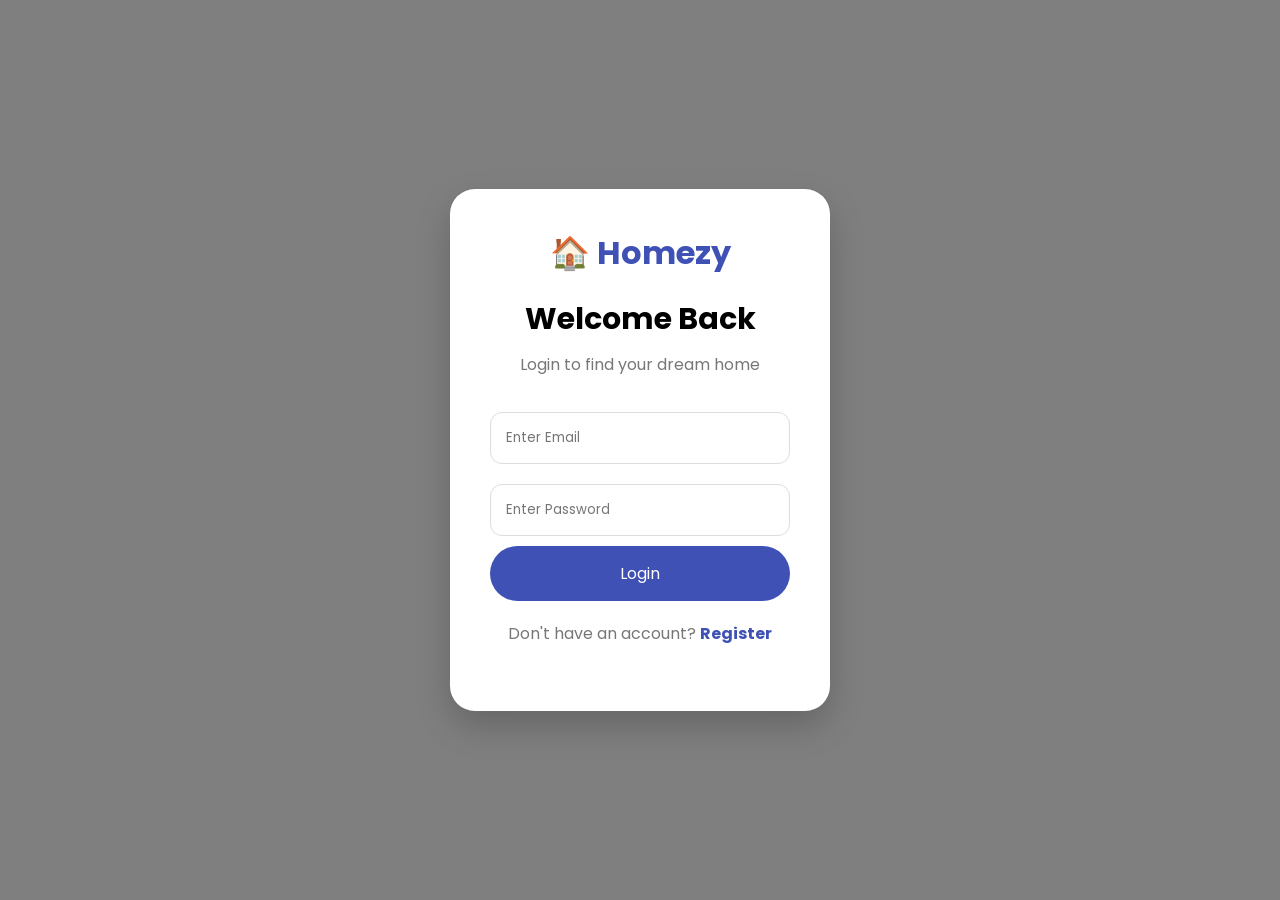
<file: index.html>
<!DOCTYPE html>
<html lang="en">

<head>

<meta charset="UTF-8">
<meta name="viewport" content="width=device-width, initial-scale=1.0">

<title>Login - HomeRent</title>

<link rel="stylesheet" href="index.css">

<link href="https://fonts.googleapis.com/css2?family=Poppins:wght@300;400;600;700&display=swap" rel="stylesheet">

</head>


<body>


<div class="login-container">


<div class="login-card">


<div class="logo">
🏠 Homezy
</div>



<h2>
Welcome Back
</h2>


<p>
Login to find your dream home
</p>




<input 
type="email"
id="email"
placeholder="Enter Email">



<input 
type="password"
id="password"
placeholder="Enter Password">





<button onclick="loginUser()">

Login

</button>




<p class="register">

Don't have an account?

<a href="register.html">
Register
</a>

</p>



</div>


</div>





<script src="index.js"></script>


</body>

</html>
</file>
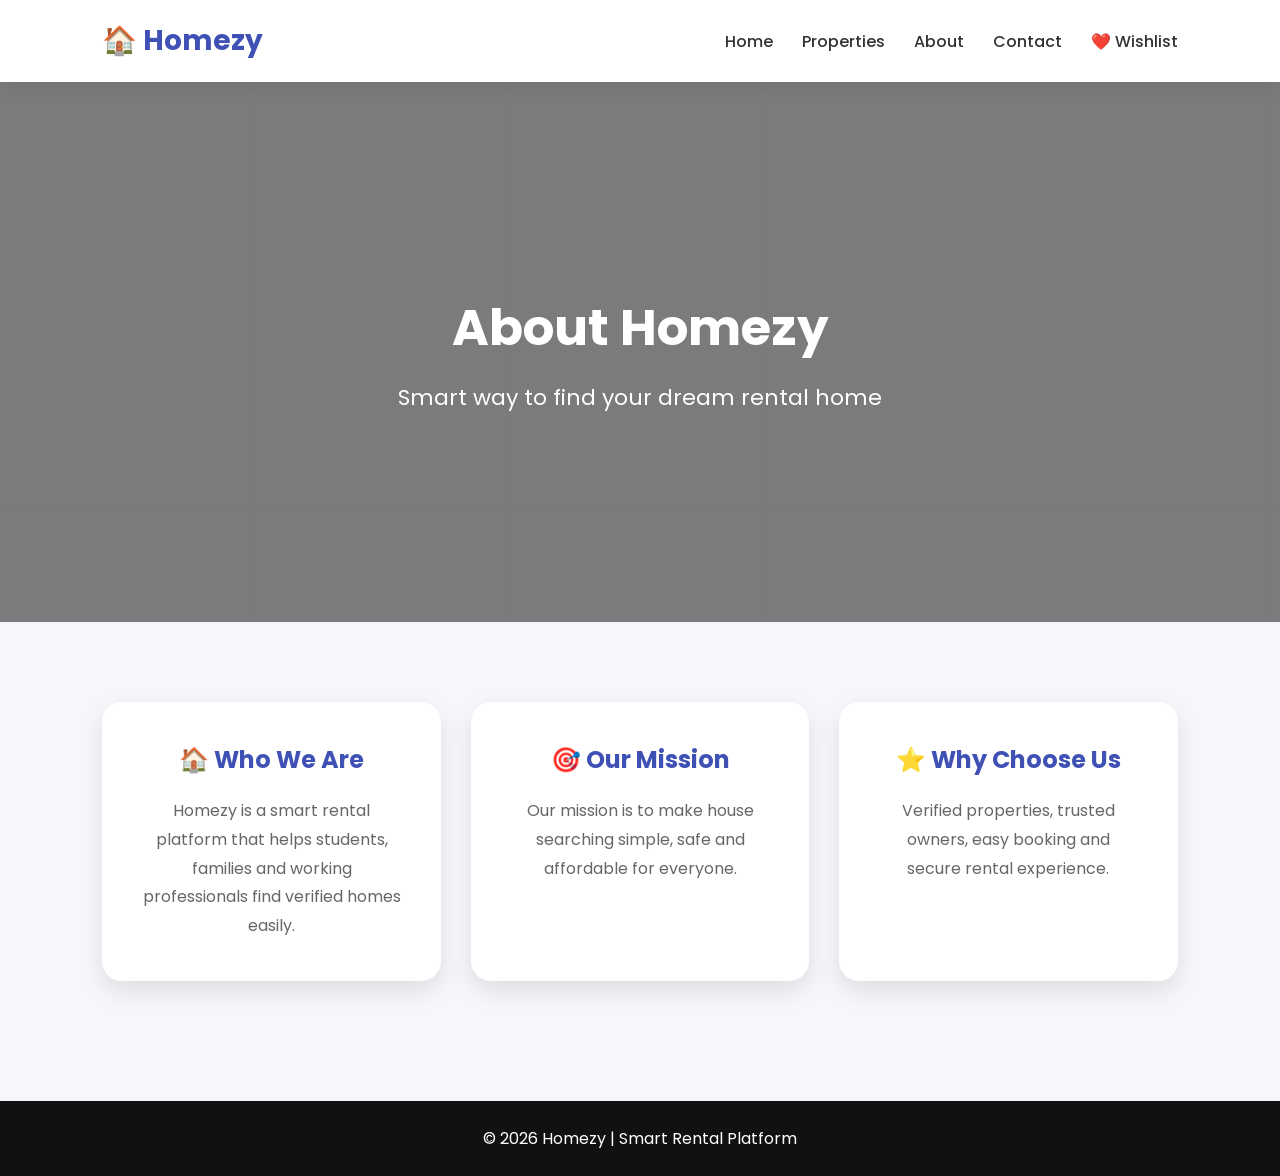
<file: about.html>
<!DOCTYPE html>
<html lang="en">

<head>

<meta charset="UTF-8">
<meta name="viewport" content="width=device-width, initial-scale=1.0">

<title>About - Homezy</title>

<link rel="stylesheet" href="about.css">

<link href="https://fonts.googleapis.com/css2?family=Poppins:wght@300;400;600;700&display=swap" rel="stylesheet">

</head>


<body>


<header>

<div class="logo">
🏠 Homezy
</div>


<nav>

<a href="frontpage.html">Home</a>

<a href="properties.html">Properties</a>

<a href="about.html">About</a>

<a href="contact.html">Contact</a>

<a href="wishlist.html">❤️ Wishlist</a>

</nav>


</header>





<section class="about-hero">

<h1>
About Homezy
</h1>

<p>
Smart way to find your dream rental home
</p>

</section>







<section class="about-section">


<div class="about-box">


<h2>
🏠 Who We Are
</h2>


<p>

Homezy is a smart rental platform that helps
students, families and working professionals
find verified homes easily.

</p>


</div>





<div class="about-box">


<h2>
🎯 Our Mission
</h2>


<p>

Our mission is to make house searching simple,
safe and affordable for everyone.

</p>


</div>





<div class="about-box">


<h2>
⭐ Why Choose Us
</h2>


<p>

Verified properties, trusted owners,
easy booking and secure rental experience.

</p>


</div>


</section>






<footer>

<p>
© 2026 Homezy | Smart Rental Platform
</p>

</footer>



</body>

</htm
</file>
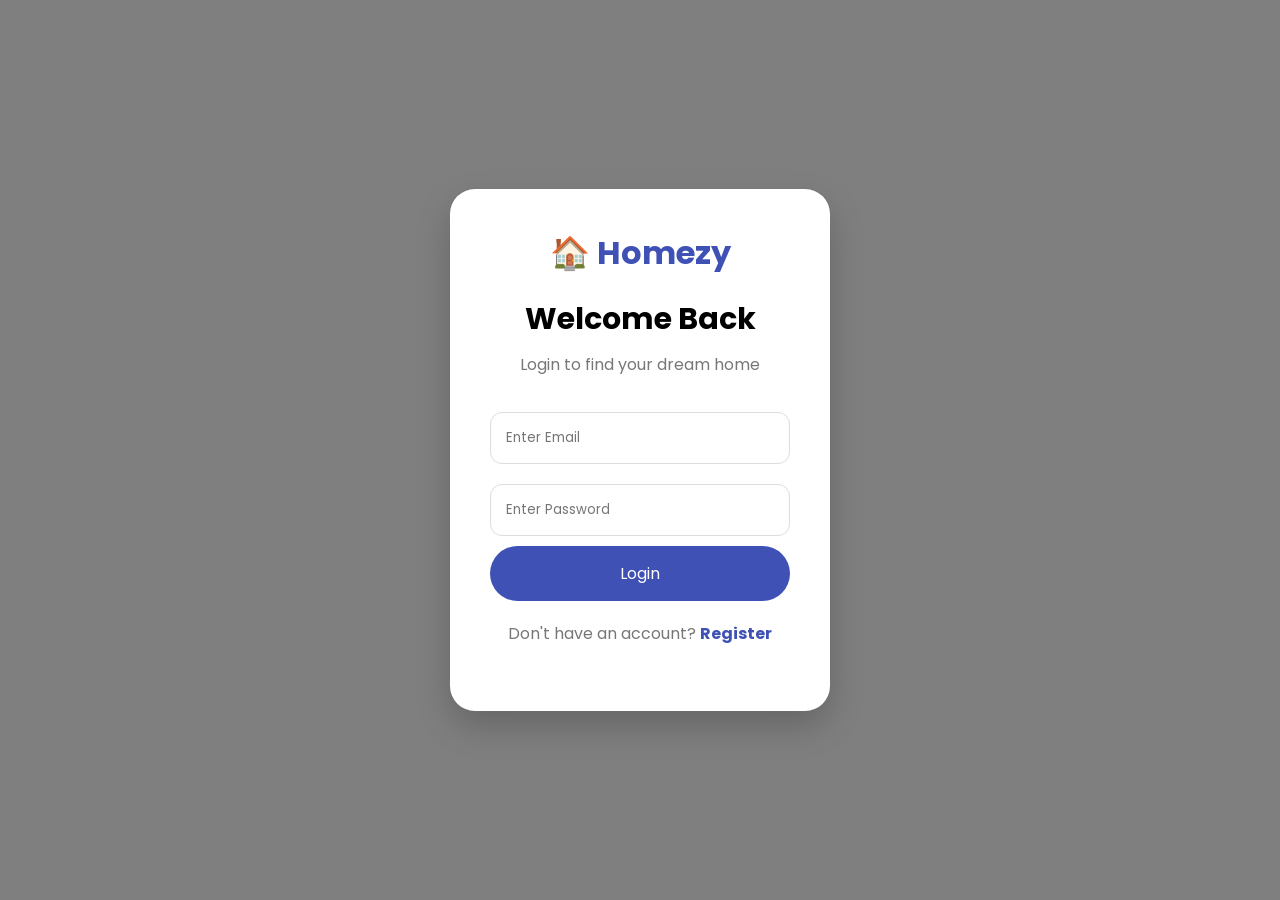
<file: admin.html>
<!DOCTYPE html>
<html lang="en">

<head>

<meta charset="UTF-8">
<meta name="viewport" content="width=device-width, initial-scale=1.0">

<title>Admin Dashboard - HomeRent</title>

<link rel="stylesheet" href="admin.css">

</head>

<script>

if(localStorage.getItem("isLogin") !== "true"){

window.location.href="index.html";

}

</script>


<body>
    


<header>


<div class="logo">
🏠 Homezy Admin
</div>


<a href="frontpage.html">
Home
</a>


</header>




<section class="admin-dashboard">



<div class="admin-card">

<h2>
👥 Users
</h2>

<h1 id="userCount">
0
</h1>

</div>




<div class="admin-card">

<h2>
🏠 Properties
</h2>

<h1 id="propertyCount">
0
</h1>

</div>




<div class="admin-card">

<h2>
📅 Bookings
</h2>

<h1 id="bookingCount">
0
</h1>

</div>




</section>





<section class="booking-section">


<h2>
All Bookings
</h2>

<button onclick="deleteAllBookings()" class="delete-all-btn">
    🗑️ Delete All Bookings
</button>


<div id="allBookings">

</div>


</section>




<script src="admin.js"></script>

</body>

</html>
</file>
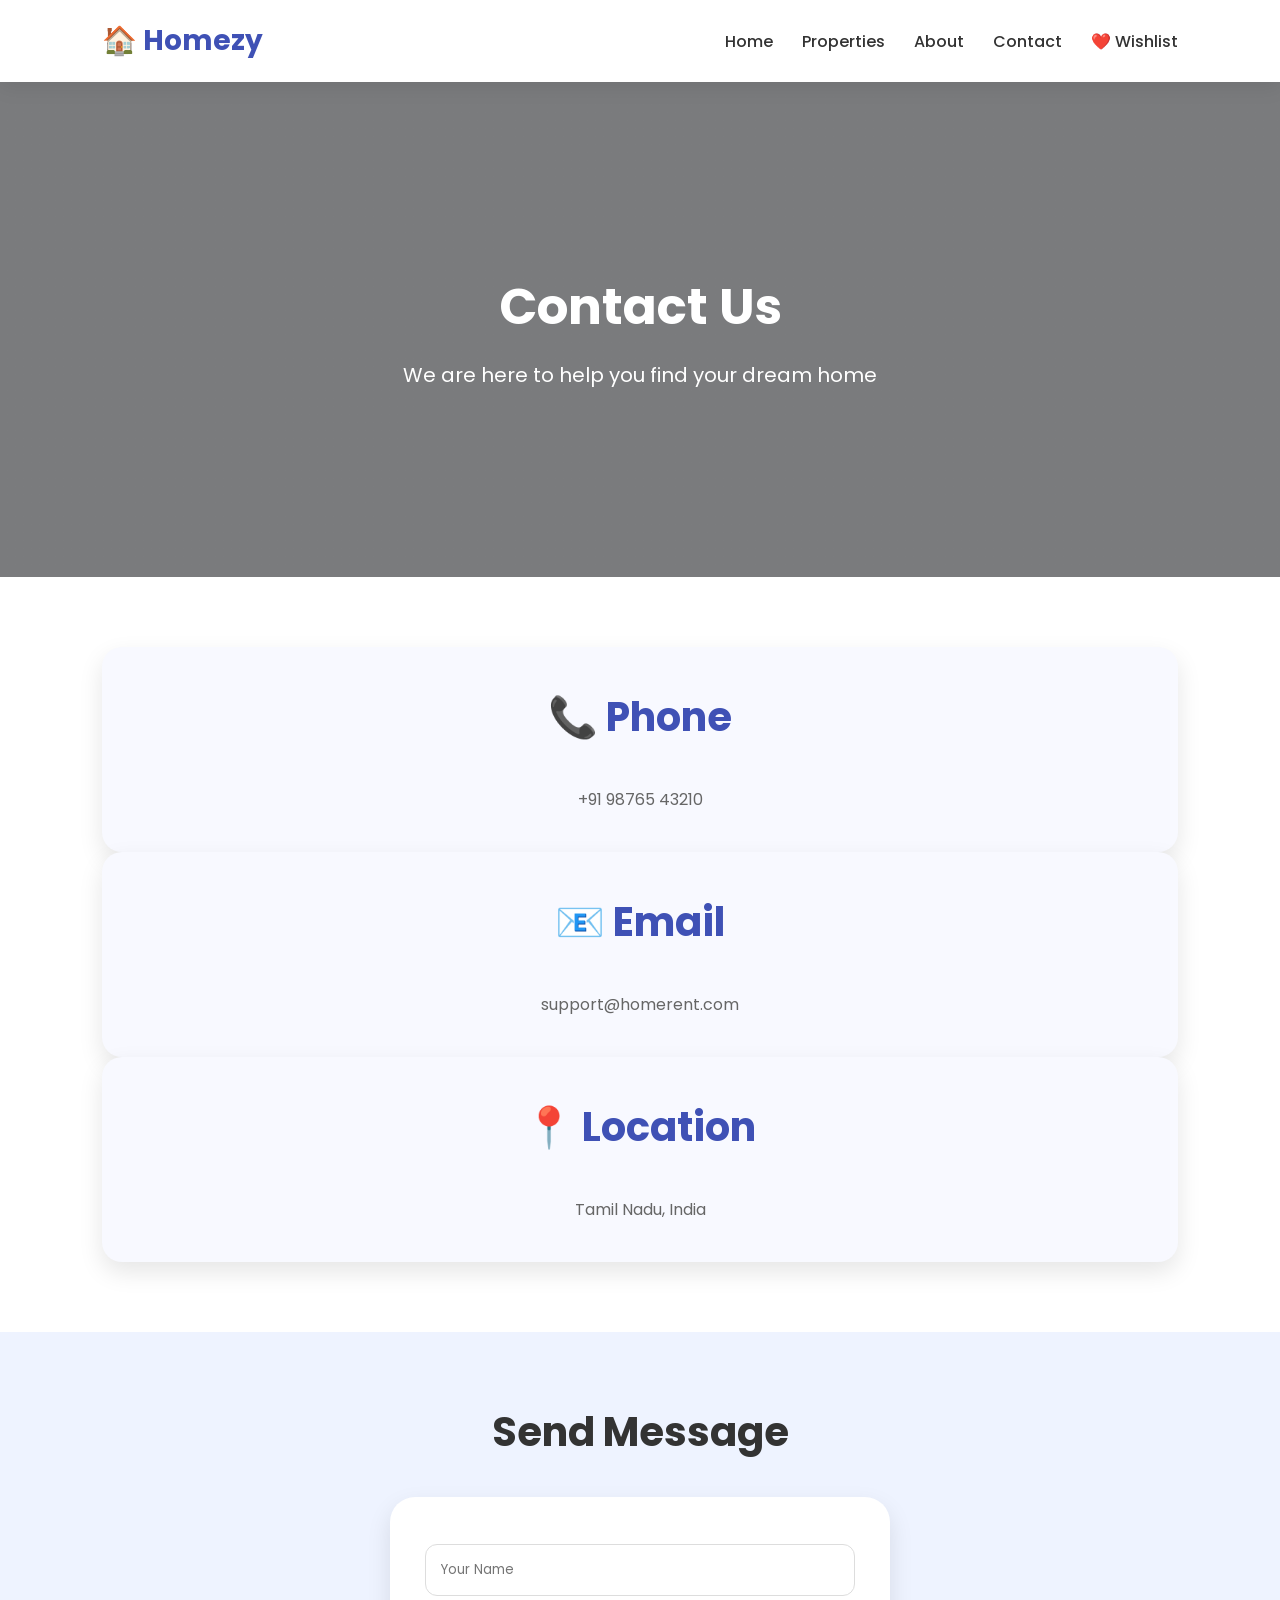
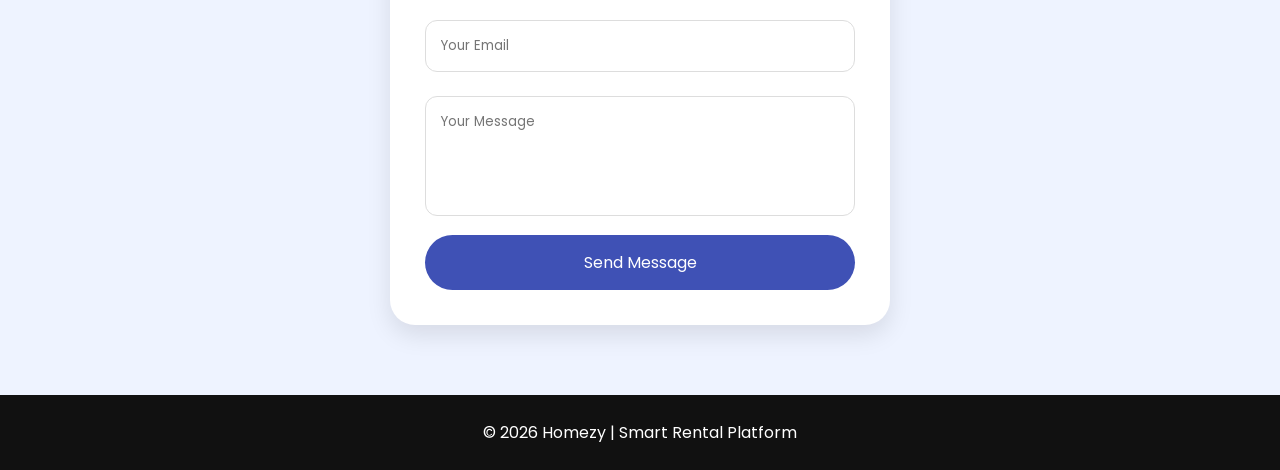
<file: contact.html>
<!DOCTYPE html>
<html lang="en">

<head>

<meta charset="UTF-8">
<meta name="viewport" content="width=device-width, initial-scale=1.0">

<title>Contact - HomeRent</title>

<link rel="stylesheet" href="contact.css">

<link href="https://fonts.googleapis.com/css2?family=Poppins:wght@300;400;600;700&display=swap" rel="stylesheet">

</head>


<body>


<header>

<div class="logo">
🏠 Homezy
</div>


<nav>

<a href="frontpage.html">Home</a>

<a href="properties.html">Properties</a>

<a href="about.html">About</a>

<a href="contact.html">Contact</a>

<a href="wishlist.html">❤️ Wishlist</a>

</nav>


</header>





<section class="contact-hero">

<h1>
Contact Us
</h1>

<p>
We are here to help you find your dream home
</p>

</section>






<section class="contact-section">

<div class="contact-container"></div>

<div class="contact-card">

<h2>
📞 Phone
</h2>

<p>
+91 98765 43210
</p>

</div>





<div class="contact-card">

<h2>
📧 Email
</h2>

<p>
support@homerent.com
</p>

</div>






<div class="contact-card">

<h2>
📍 Location
</h2>

<p>
Tamil Nadu, India
</p>

</div>





</section>





<section class="message-section">

<h2>
Send Message
</h2>


<div class="form-box">


<input type="text" placeholder="Your Name">


<input type="email" placeholder="Your Email">


<textarea placeholder="Your Message"></textarea>


<button onclick="sendMessage()">
Send Message
</button>


</div>


</section>






<footer>

<p>
© 2026 Homezy | Smart Rental Platform
</p>

</footer>


<script src="contact.js"></script>



</body>

</html>
</file>
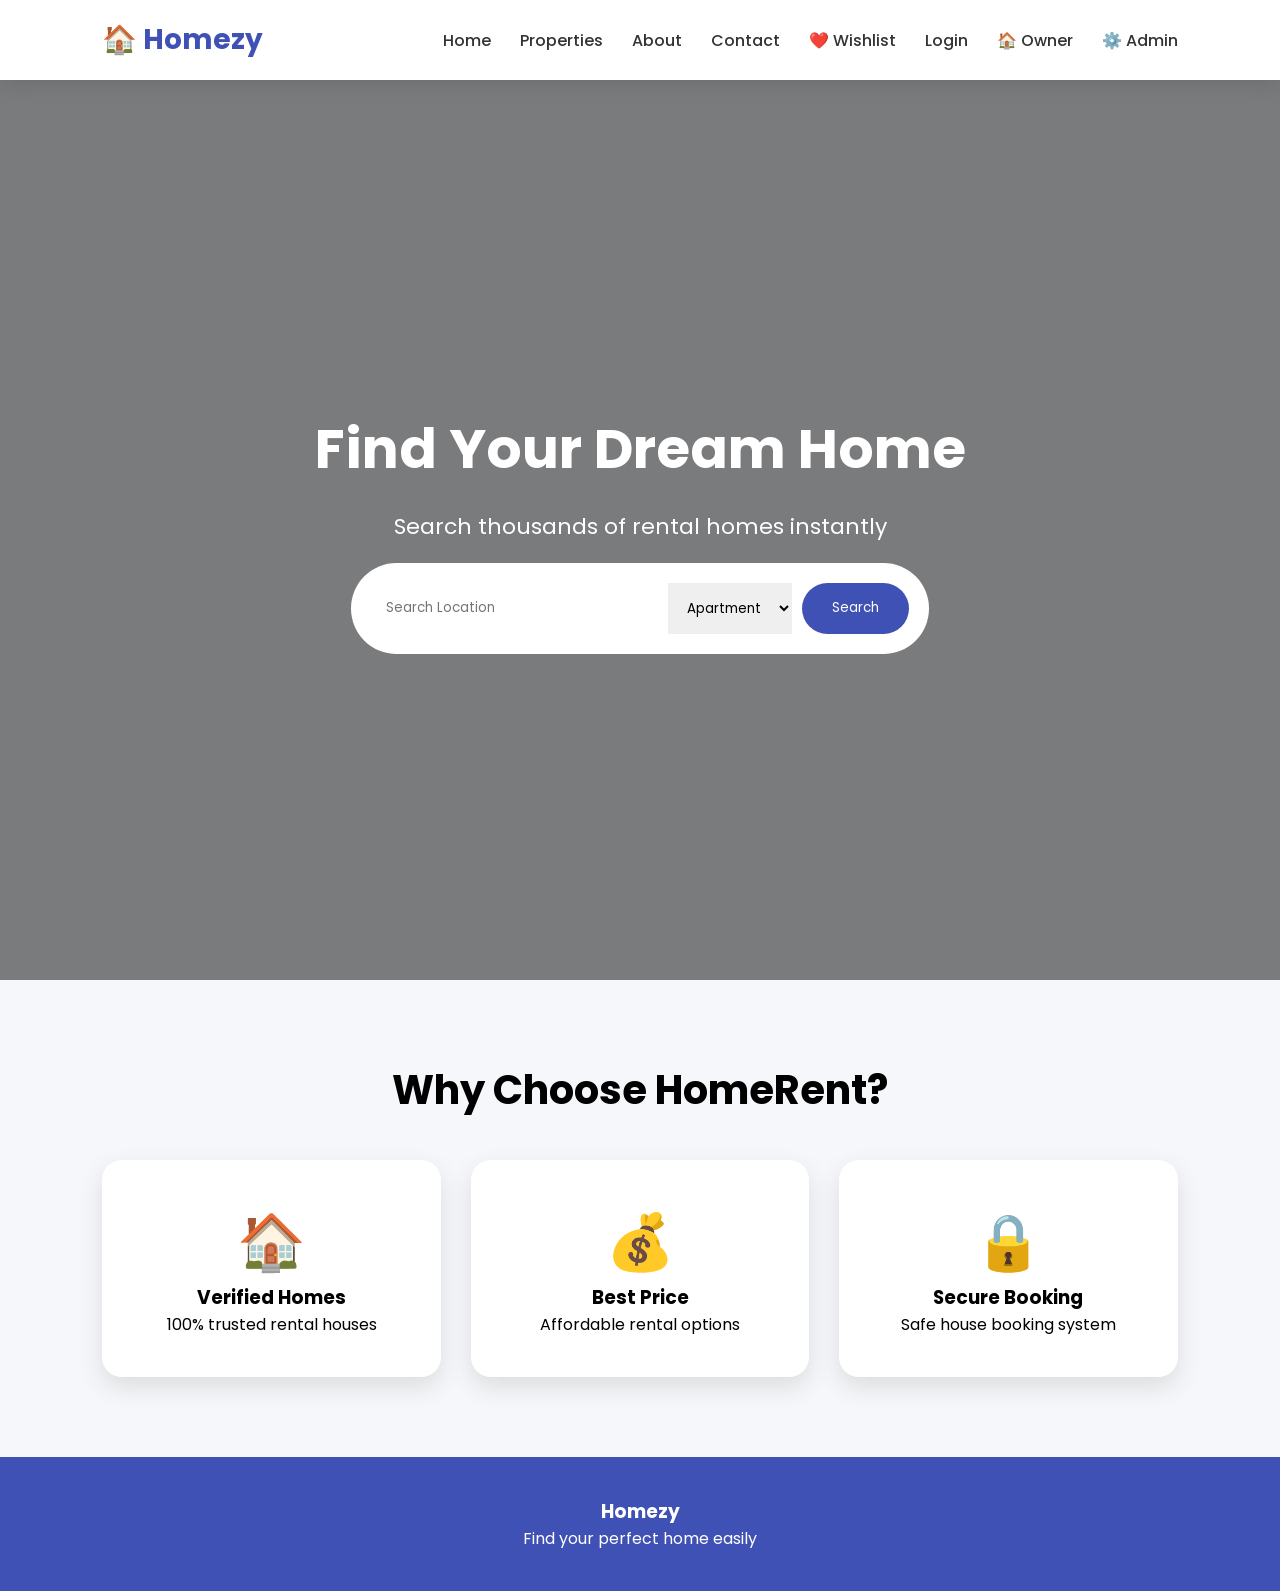
<file: frontpage.html>
<!DOCTYPE html>
<html>
<head>

<title>HomeRent - Find Your Home</title>

<link rel="stylesheet" href="frontpage.css">

<link href="https://fonts.googleapis.com/css2?family=Poppins:wght@300;400;600;700&display=swap" rel="stylesheet">

</head>
<body>



<header>

<div class="logo">
🏠 Homezy
</div>


<nav>

<a href="frontpage.html">
Home
</a>


<a href="properties.html">
Properties
</a>


<a href="about.html">
About
</a>


<a href="contact.html">
Contact
</a>


<a href="wishlist.html">
❤️ Wishlist
</a>


<a href="index.html" class="btn">
Login
</a>

<a href="owner.html">
🏠 Owner
</a>

<a href="admin.html">
⚙️ Admin
</a>


</nav>

</header>



<section class="hero">


<div class="overlay">


<h1>
Find Your Dream Home
</h1>


<p>
Search thousands of rental homes instantly
</p>



<div class="search-box">


<input 
id="location"
type="text"
placeholder="Search Location">



<select id="type">

<option value="Apartment">
Apartment
</option>


<option value="Villa">
Villa
</option>


<option value="House">
House
</option>


</select>



<button onclick="searchHome()">

Search

</button>


</div>


</div>


</section>





<section class="about-home">


<h2>
Why Choose HomeRent?
</h2>



<div class="cards">


<div class="card">

<h1>🏠</h1>

<h3>
Verified Homes
</h3>

<p>
100% trusted rental houses
</p>

</div>



<div class="card">

<h1>💰</h1>

<h3>
Best Price
</h3>

<p>
Affordable rental options
</p>

</div>




<div class="card">

<h1>🔒</h1>

<h3>
Secure Booking
</h3>

<p>
Safe house booking system
</p>

</div>



</div>


</section>





<footer>



<h3>
Homezy
</h3>

<p>
Find your perfect home easily
</p>

</footer>
<div class="login-box" id="loginBox">


<div class="login-content">


<span onclick="closeLogin()">×</span>


<h2>
User Login
</h2>


<input 
type="email"
id="loginEmail"
placeholder="Email">


<input 
type="password"
id="loginPassword"
placeholder="Password">



<button onclick="loginUser()">
Login
</button>



</div>


</div>




<script src="frontpage.js"></script>

</body>
</html>
</file>
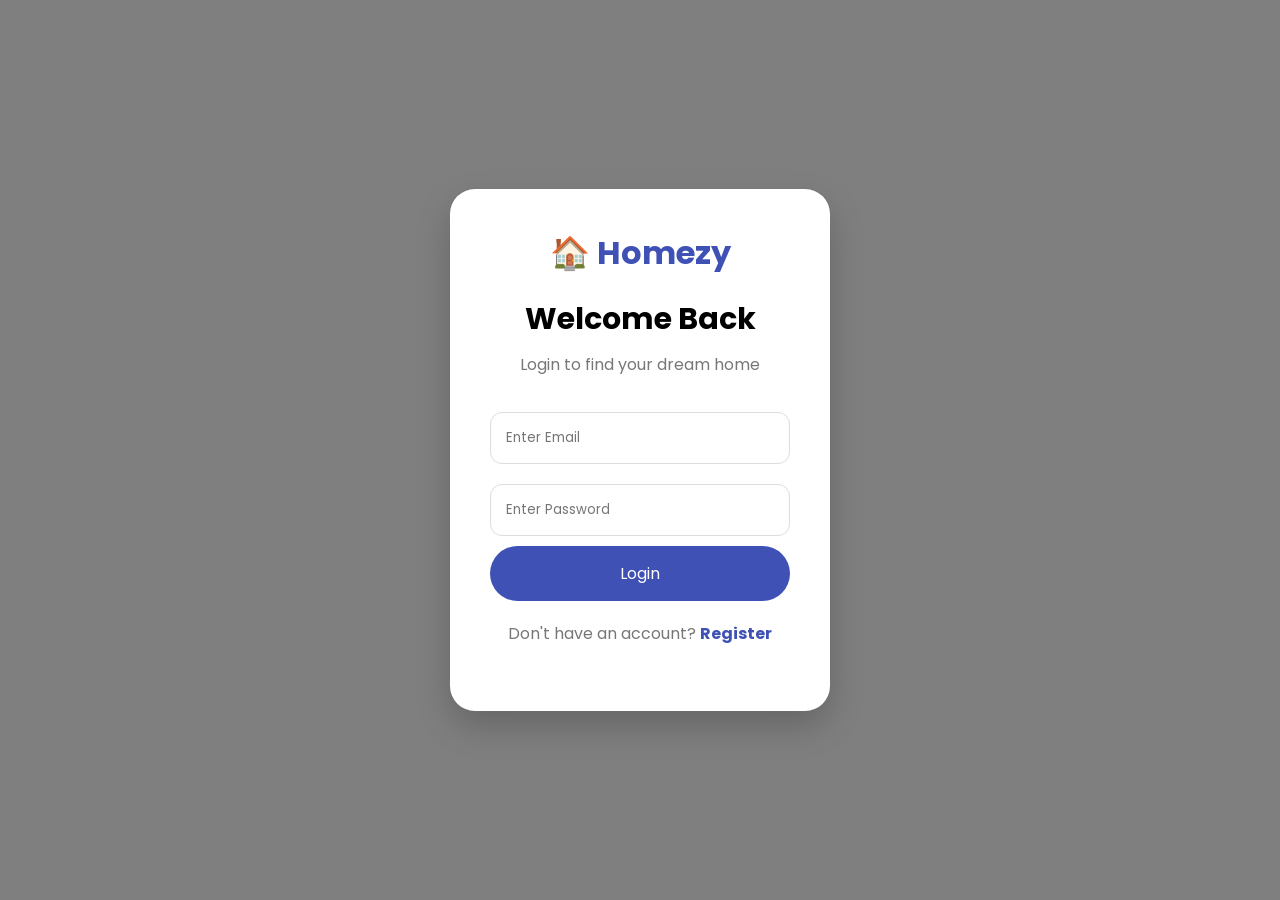
<file: owner.html>
<!DOCTYPE html>
<html lang="en">

<head>

<meta charset="UTF-8">
<meta name="viewport" content="width=device-width, initial-scale=1.0">

<title>Owner Dashboard - HomeRent</title>

<link rel="stylesheet" href="owner.css">

</head>
<script>

if(localStorage.getItem("isLogin") !== "true"){

window.location.href="index.html";

}

</script>


<body>


<header>


<div class="logo">
🏠 Homezy Owner
</div>


<a href="frontpage.html">
Home
</a>


</header>





<section class="owner-dashboard">


<div class="owner-card">


<h1>
🏠 Add Property
</h1>



<input 
type="text"
id="propertyName"
placeholder="Property Name">



<input 
type="text"
id="location"
placeholder="Location">


<input 
type="text"
id="ownerName"
placeholder="Owner Name">


<input 
type="text"
id="ownerPhone"
placeholder="Owner Phone Number">


<select id="type">


<option>
Apartment
</option>


<option>
Villa
</option>


<option>
House
</option>


</select>



<input 
type="number"
id="price"
placeholder="Rent Price">

<input 
type="text"
id="image"
placeholder="Property Image URL">





<button onclick="addProperty()">

Add Property

</button>



</div>





<div class="owner-card">


<h2>
My Added Properties
</h2>


<div id="ownerProperties">

</div>


</div>


</section>





<script src="owner.js"></script>


</body>

</html>
</file>
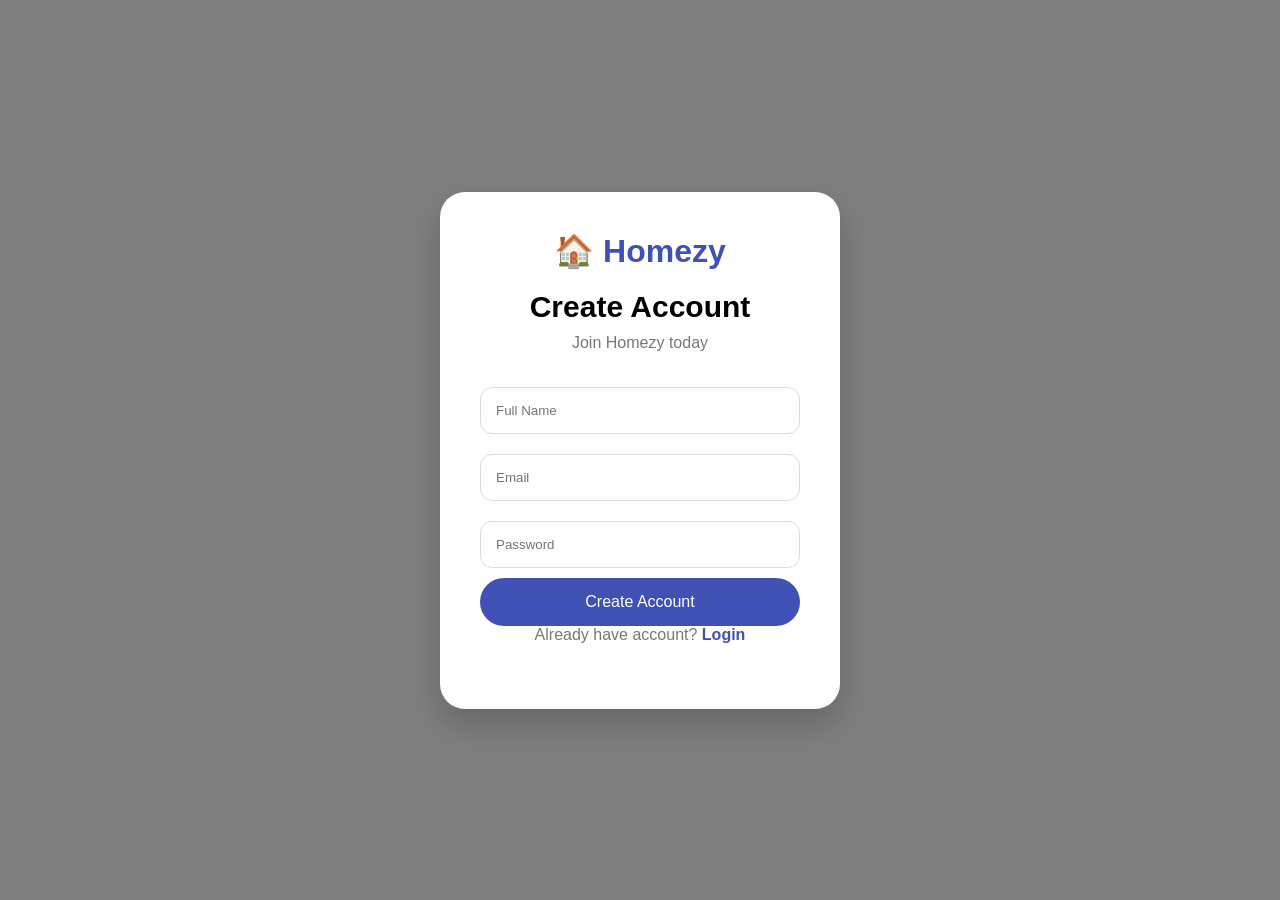
<file: register.html>
<!DOCTYPE html>
<html lang="en">

<head>

<meta charset="UTF-8">
<meta name="viewport" content="width=device-width, initial-scale=1.0">

<title>Register - HomeRent</title>

<link rel="stylesheet" href="register.css">

</head>


<body>


<div class="register-container">


<div class="register-card">


<div class="logo">
🏠 Homezy
</div>


<h2>
Create Account
</h2>


<p>
Join Homezy today
</p>



<input 
type="text"
id="name"
placeholder="Full Name">



<input 
type="email"
id="email"
placeholder="Email">



<input 
type="password"
id="password"
placeholder="Password">





<button onclick="registerUser()">

Create Account

</button>





<p>

Already have account?

<a href="index.html">Login</a>


</p>



</div>


</div>




<script src="register.js"></script>


</body>

</html>
</file>
<file: index.css>
*{

margin:0;
padding:0;
box-sizing:border-box;
font-family:'Poppins',sans-serif;

}



body{

height:100vh;

background:

linear-gradient(
rgba(0,0,0,.5),
rgba(0,0,0,.5)
),

url("https://images.unsplash.com/photo-1564013799919-ab600027ffc6");

background-size:cover;

background-position:center;

display:flex;

justify-content:center;

align-items:center;

}





.login-container{

width:100%;

display:flex;

justify-content:center;

align-items:center;

}





.login-card{


background:white;

width:380px;

padding:40px;

border-radius:25px;

text-align:center;


box-shadow:

0 15px 35px rgba(0,0,0,.2);


animation:show .5s ease;


}





.logo{

font-size:32px;

font-weight:700;

color:#3f51b5;

margin-bottom:20px;

}





.login-card h2{

font-size:30px;

margin-bottom:10px;

}





.login-card p{

color:#777;

margin-bottom:25px;

}





.login-card input{


width:100%;

padding:15px;

margin:10px 0;

border-radius:12px;

border:1px solid #ddd;

outline:none;


}





.login-card button{


width:100%;

padding:15px;


background:#3f51b5;

color:white;

border:none;

border-radius:30px;

font-size:16px;

cursor:pointer;


transition:.3s;


}




.login-card button:hover{


background:#303f9f;


}





.register{

margin-top:20px;

}



.register a{

color:#3f51b5;

text-decoration:none;

font-weight:bold;

}





@keyframes show{


from{

transform:scale(.5);

opacity:0;

}


to{

transform:scale(1);

opacity:1;

}


}




.loader{

position:fixed;

top:0;

left:0;

width:100%;

height:100%;

background:#3f51b5;

color:white;

display:flex;

justify-content:center;

align-items:center;

font-size:40px;

font-weight:700;

z-index:9999;

animation:hideLoader 2s forwards;

}



@keyframes hideLoader{

0%{

opacity:1;

}


90%{

opacity:1;

}


100%{

opacity:0;

visibility:hidden;

}

}
</file>
<file: about.css>
*{

margin:0;
padding:0;
box-sizing:border-box;
font-family:'Poppins',sans-serif;

}


body{

background:#f5f7fb;

}



header{

display:flex;
justify-content:space-between;
align-items:center;
padding:20px 8%;
background:white;
box-shadow:0 5px 20px rgba(0,0,0,0.08);

}



.logo{

font-size:28px;
font-weight:700;
color:#3f51b5;

}



nav a{

text-decoration:none;
margin-left:25px;
color:#333;
font-weight:500;

}



.about-hero{

height:60vh;
background:
linear-gradient(
rgba(0,0,0,.5),
rgba(0,0,0,.5)
),
url("https://images.unsplash.com/photo-1564013799919-ab600027ffc6");

background-size:cover;
background-position:center;

display:flex;
flex-direction:column;
justify-content:center;
align-items:center;

color:white;
text-align:center;

}



.about-hero h1{

font-size:50px;
margin-bottom:15px;

}



.about-hero p{

font-size:22px;

}





.about-section{

padding:80px 8%;

display:grid;

grid-template-columns:
repeat(auto-fit,minmax(280px,1fr));

gap:30px;

}





.about-box{

background:white;

padding:40px;

border-radius:20px;

text-align:center;

box-shadow:
0 10px 25px rgba(0,0,0,.1);

transition:.4s;

}





.about-box:hover{

transform:translateY(-10px);

}




.about-box h2{

color:#3f51b5;

margin-bottom:20px;

}



.about-box p{

color:#666;

line-height:1.8;

}





footer{

background:#3f51b5;

color:white;

text-align:center;

padding:20px;

}




footer{


background:#111;


color:white;


padding:25px;


text-align:center;


margin-top:40px;


}





@media(max-width:700px){


header{


flex-direction:column;

gap:20px;


}



nav a{

margin:10px;

}


}
</file>
<file: admin.css>
*{

margin:0;
padding:0;
box-sizing:border-box;
font-family:'Poppins',sans-serif;

}



body{

background:#f5f7fb;

color:#333;

}





header{


display:flex;

justify-content:space-between;

align-items:center;


padding:20px 8%;


background:white;


box-shadow:0 5px 20px rgba(0,0,0,.1);


}




.logo{


font-size:28px;


font-weight:700;


color:#3f51b5;


}




header a{


text-decoration:none;


color:#3f51b5;


font-weight:bold;


}





.admin-dashboard{


padding:60px 8%;


display:grid;


grid-template-columns:

repeat(auto-fit,minmax(250px,1fr));


gap:30px;


}







.admin-card{


background:white;


padding:40px;


border-radius:25px;


text-align:center;


box-shadow:

0 10px 25px rgba(0,0,0,.1);


transition:.3s;


}





.admin-card:hover{


transform:translateY(-10px);


}





.admin-card h2{


color:#3f51b5;


margin-bottom:20px;


}





.admin-card h1{


font-size:45px;


}







.booking-section{


padding:50px 8%;


}




.booking-section h2{


text-align:center;


font-size:35px;


color:#3f51b5;


margin-bottom:30px;


}







.booking-card{


background:white;


padding:25px;


margin:15px 0;


border-radius:20px;


box-shadow:

0 10px 20px rgba(0,0,0,.1);


}



.booking-card h3{


color:#3f51b5;


}




.booking-card p{


margin:8px 0;


}

.delete-all-btn{

    margin:20px 0;

    padding:13px 25px;

    border:none;

    border-radius:30px;

    background:#e53935;

    color:white;

    font-size:15px;

    font-weight:600;

    cursor:pointer;

    transition:0.3s;

    box-shadow:0 8px 20px rgba(229,57,53,0.25);

}


.delete-all-btn:hover{

    background:#c62828;

    transform:translateY(-3px);

    box-shadow:0 12px 25px rgba(229,57,53,0.35);

}


.delete-all-btn:active{

    transform:scale(0.96);

}
</file>
<file: contact.css>
*{

margin:0;
padding:0;
box-sizing:border-box;
font-family:'Poppins',sans-serif;

}


body{

background:#f5f7fb;
color:#333;

}




header{

display:flex;
justify-content:space-between;
align-items:center;

padding:20px 8%;

background:white;

box-shadow:0 5px 20px rgba(0,0,0,.08);

position:sticky;

top:0;

z-index:100;

}




.logo{

font-size:28px;

font-weight:700;

color:#3f51b5;

}




nav a{

text-decoration:none;

margin-left:25px;

color:#333;

font-weight:500;

}


nav a:hover{

color:#3f51b5;

}







.contact-hero{


height:55vh;


background:

linear-gradient(
rgba(0,0,0,.5),
rgba(0,0,0,.5)
),

url("https://images.unsplash.com/photo-1497366754035-f200968a6e72");


background-size:cover;

background-position:center;


display:flex;

flex-direction:column;

justify-content:center;

align-items:center;


color:white;

text-align:center;


}



.contact-hero h1{

font-size:50px;

margin-bottom:15px;

}



.contact-hero p{

font-size:20px;

}






.contact-section{


padding:70px 8%;

text-align:center;

background:white;


}



.contact-section h2{

font-size:40px;

color:#3f51b5;

margin-bottom:40px;

}






.contact-container{


display:grid;

grid-template-columns:

repeat(auto-fit,minmax(250px,1fr));

gap:30px;


}





.contact-card{


background:#f8f9ff;

padding:40px;

border-radius:20px;

box-shadow:

0 10px 25px rgba(0,0,0,.1);


transition:.3s;


}



.contact-card:hover{

transform:translateY(-10px);

}



.contact-card h1{

font-size:55px;

}



.contact-card h3{

font-size:24px;

color:#3f51b5;

margin:15px 0;

}



.contact-card p{

color:#666;

}








.message-section{


padding:70px 8%;

text-align:center;

background:#eef3ff;


}



.message-section h2{

font-size:40px;

margin-bottom:35px;

}






.form-box{


background:white;

max-width:500px;

margin:auto;

padding:35px;

border-radius:25px;


box-shadow:

0 10px 25px rgba(0,0,0,.1);


}





.form-box input,

.form-box textarea{


width:100%;

padding:15px;

margin:12px 0;

border-radius:12px;

border:1px solid #ddd;

outline:none;


}



.form-box textarea{

height:120px;

resize:none;

}





.form-box button{


width:100%;

padding:15px;

border:none;

background:#3f51b5;

color:white;

border-radius:30px;

font-size:16px;

cursor:pointer;


}



.form-box button:hover{


background:#303f9f;


}







footer{


background:#111;

color:white;

padding:25px;

text-align:center;


}
.loader{

position:fixed;

top:0;

left:0;

width:100%;

height:100%;

background:#3f51b5;

color:white;

display:flex;

justify-content:center;

align-items:center;

font-size:40px;

font-weight:700;

z-index:9999;

animation:hideLoader 2s forwards;

}



@keyframes hideLoader{

0%{

opacity:1;

}


90%{

opacity:1;

}


100%{

opacity:0;

visibility:hidden;

}

}
</file>
<file: frontpage.css>
*{

margin:0;
padding:0;
box-sizing:border-box;
font-family:Poppins;

}



body{

background:#f5f7fb;

}



header{

height:80px;
background:white;
display:flex;
justify-content:space-between;
align-items:center;
padding:0 8%;
box-shadow:0 5px 20px #ddd;

}



.logo{

font-size:28px;
font-weight:bold;
color:#3f51b5;

}



nav a{

text-decoration:none;
margin-left:25px;
color:#333;
font-weight:500;

}



.hero{

height:100vh;

background:url("https://images.unsplash.com/photo-1564013799919-ab600027ffc6");

background-size:cover;

background-position:center;

}



.overlay{

height:100%;

background:rgba(0,0,0,.5);

display:flex;

flex-direction:column;

justify-content:center;

align-items:center;

color:white;

}



.overlay h1{

font-size:55px;

}



.overlay p{

font-size:22px;

margin:20px;

}



.search-box{

background:white;

padding:20px;

border-radius:50px;

display:flex;

gap:10px;

}



.search-box input,
.search-box select{

padding:15px;

border:none;

outline:none;

}



.search-box button{

background:#3f51b5;

color:white;

border:none;

padding:15px 30px;

border-radius:30px;

cursor:pointer;

}





.about-home{

padding:80px 8%;

text-align:center;

}



.about-home h2{

font-size:40px;

margin-bottom:40px;

}



.cards{

display:grid;

grid-template-columns:repeat(auto-fit,minmax(250px,1fr));

gap:30px;

}



.card{

background:white;

padding:40px;

border-radius:20px;

box-shadow:0 10px 25px #ddd;

transition:.3s;

}



.card:hover{

transform:translateY(-10px);

}



.card h1{

font-size:55px;

}



footer{

background:#3f51b5;

color:white;

padding:40px;

text-align:center;

}


.login-box{

display:none;
position:fixed;
top:0;
left:0;
width:100%;
height:100%;
background:rgba(0,0,0,.6);
justify-content:center;
align-items:center;
z-index:9999;

}



.login-content{

background:white;
padding:40px;
width:350px;
border-radius:20px;
text-align:center;

}



.login-content input{

width:100%;
padding:12px;
margin:10px 0;

}



.login-content button{

width:100%;
padding:12px;
background:#3f51b5;
color:white;
border:none;
border-radius:25px;

}



.login-content span{

float:right;
font-size:25px;
cursor:pointer;

}



.loader{

position:fixed;

top:0;

left:0;

width:100%;

height:100%;

background:#3f51b5;

color:white;

display:flex;

justify-content:center;

align-items:center;

font-size:40px;

font-weight:700;

z-index:9999;

animation:hideLoader 2s forwards;

}



@keyframes hideLoader{

0%{

opacity:1;

}


90%{

opacity:1;

}


100%{

opacity:0;

visibility:hidden;

}

}
</file>
<file: owner.css>
*{

margin:0;
padding:0;
box-sizing:border-box;
font-family:'Poppins',sans-serif;

}



body{

background:#f5f7fb;

}





header{

display:flex;

justify-content:space-between;

align-items:center;

padding:20px 8%;

background:white;

box-shadow:0 5px 20px rgba(0,0,0,.08);

}




.logo{

font-size:28px;

font-weight:700;

color:#3f51b5;

}



header a{

text-decoration:none;

color:#3f51b5;

font-weight:bold;

}




.owner-dashboard{


padding:60px 8%;


display:grid;

grid-template-columns:

repeat(auto-fit,minmax(350px,1fr));


gap:40px;


}





.owner-card{


background:white;

padding:40px;

border-radius:25px;


box-shadow:

0 10px 25px rgba(0,0,0,.1);


}





.owner-card h1,
.owner-card h2{


text-align:center;

color:#3f51b5;

margin-bottom:25px;


}





.owner-card input,
.owner-card select{


width:100%;

padding:15px;

margin:12px 0;

border-radius:12px;

border:1px solid #ddd;

outline:none;


}





.owner-card button{


width:100%;


padding:15px;


background:#3f51b5;


color:white;


border:none;


border-radius:30px;


font-size:16px;


cursor:pointer;


}





.owner-card button:hover{


background:#303f9f;


}





.property-item{


background:#f1f3ff;

padding:20px;

border-radius:15px;

margin:15px 0;


}



.property-item h3{


color:#3f51b5;


}



.property-item p{


margin:5px 0;


}




.loader{

position:fixed;

top:0;

left:0;

width:100%;

height:100%;

background:#3f51b5;

color:white;

display:flex;

justify-content:center;

align-items:center;

font-size:40px;

font-weight:700;

z-index:9999;

animation:hideLoader 2s forwards;

}



@keyframes hideLoader{

0%{

opacity:1;

}


90%{

opacity:1;

}


100%{

opacity:0;

visibility:hidden;

}

}
</file>
<file: register.css>
*{

margin:0;
padding:0;
box-sizing:border-box;
font-family:'Poppins',sans-serif;

}



body{


height:100vh;


background:

linear-gradient(
rgba(0,0,0,.5),
rgba(0,0,0,.5)
),

url("https://images.unsplash.com/photo-1564013799919-ab600027ffc6");


background-size:cover;

background-position:center;


display:flex;

justify-content:center;

align-items:center;


}






.register-container{


width:100%;

display:flex;

justify-content:center;

align-items:center;


}






.register-card{


background:white;


width:400px;


padding:40px;


border-radius:25px;


text-align:center;



box-shadow:

0 15px 35px rgba(0,0,0,.2);


animation:zoom .5s;


}






.logo{


font-size:32px;


font-weight:700;


color:#3f51b5;


margin-bottom:20px;


}






.register-card h2{


font-size:30px;


margin-bottom:10px;


}






.register-card p{


color:#777;


margin-bottom:25px;


}







.register-card input{


width:100%;


padding:15px;


margin:10px 0;


border-radius:12px;


border:1px solid #ddd;


outline:none;


}








.register-card button{


width:100%;


padding:15px;


background:#3f51b5;


color:white;


border:none;


border-radius:30px;


font-size:16px;


cursor:pointer;


transition:.3s;


}






.register-card button:hover{


background:#303f9f;


}






.register-card a{


color:#3f51b5;


font-weight:bold;


text-decoration:none;


}







@keyframes zoom{


from{

transform:scale(.5);

opacity:0;

}


to{

transform:scale(1);

opacity:1;

}


}



.loader{

position:fixed;

top:0;

left:0;

width:100%;

height:100%;

background:#3f51b5;

color:white;

display:flex;

justify-content:center;

align-items:center;

font-size:40px;

font-weight:700;

z-index:9999;

animation:hideLoader 2s forwards;

}



@keyframes hideLoader{

0%{

opacity:1;

}


90%{

opacity:1;

}


100%{

opacity:0;

visibility:hidden;

}

}
</file>
